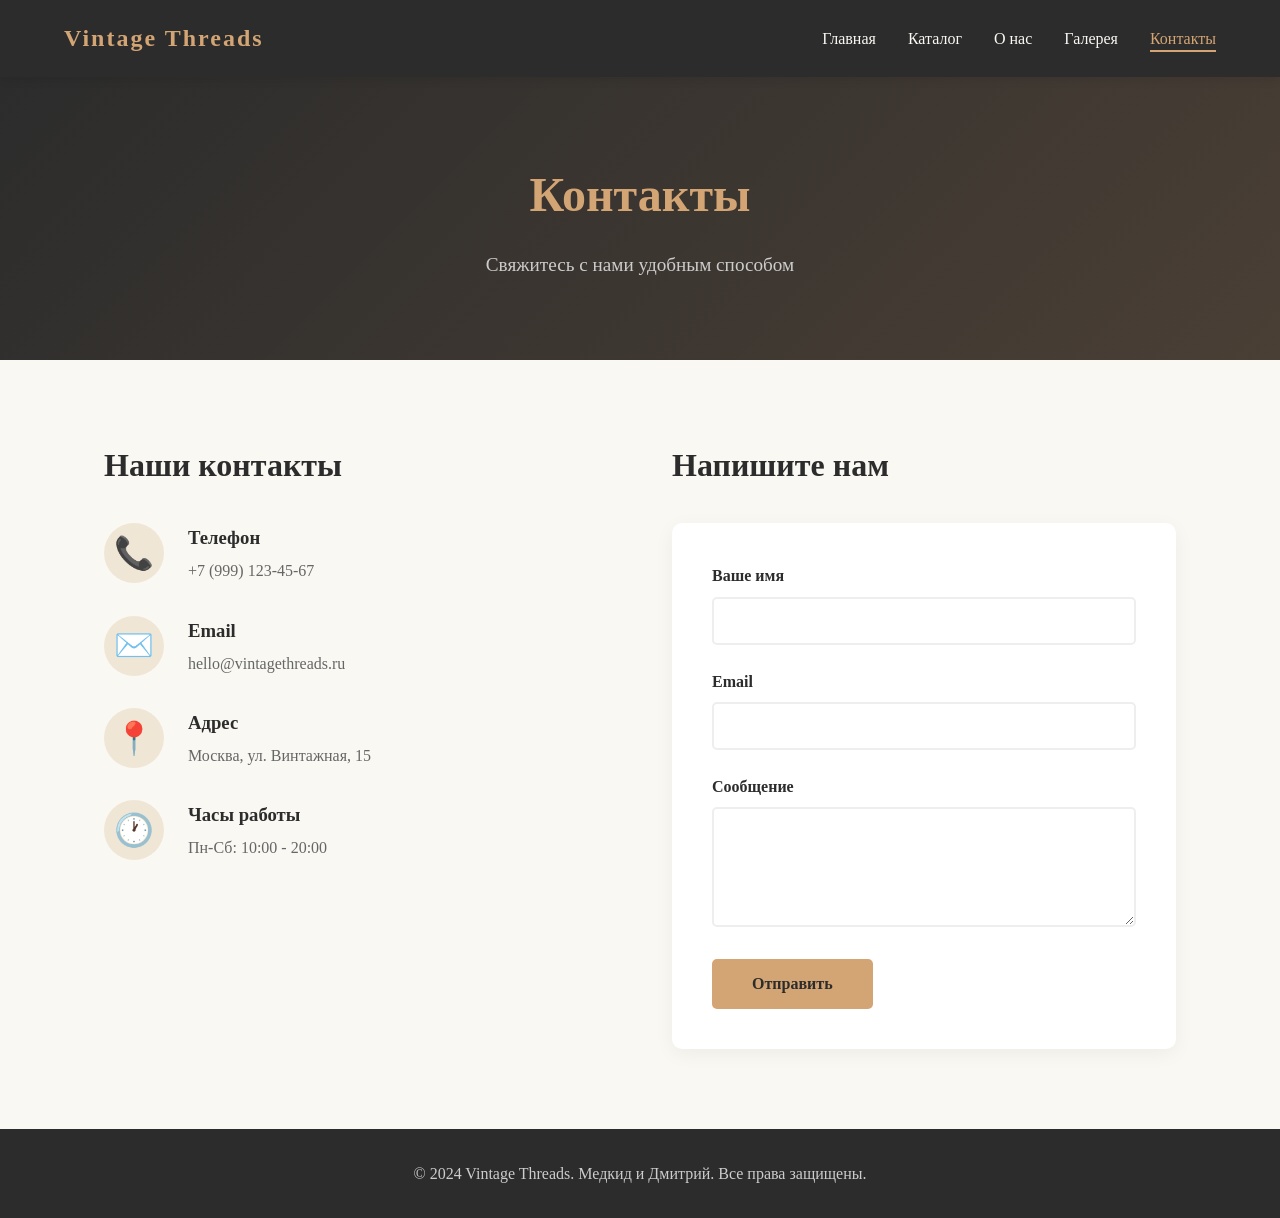
<file: contact.html>
<!DOCTYPE html>
<html lang="ru">
<head>
    <meta charset="UTF-8">
    <meta name="viewport" content="width=device-width, initial-scale=1.0">
    <title>Контакты - Vintage Threads</title>
    <link rel="stylesheet" href="style.css">
</head>
<body>
    <nav class="navbar">
        <div class="logo">Vintage Threads</div>
        <ul class="nav-links">
            <li><a href="index.html">Главная</a></li>
            <li><a href="catalog.html">Каталог</a></li>
            <li><a href="about.html">О нас</a></li>
            <li><a href="gallery.html">Галерея</a></li>
            <li><a href="contact.html" class="active">Контакты</a></li>
        </ul>
        <div class="burger">
            <span></span><span></span><span></span>
        </div>
    </nav>

    <section class="page-header">
        <h1>Контакты</h1>
        <p>Свяжитесь с нами удобным способом</p>
    </section>

    <section class="contact-section">
        <div class="contact-info">
            <h2>Наши контакты</h2>
            <div class="contact-item">
                <span class="contact-icon">📞</span>
                <div>
                    <h3>Телефон</h3>
                    <p>+7 (999) 123-45-67</p>
                </div>
            </div>
            <div class="contact-item">
                <span class="contact-icon">✉️</span>
                <div>
                    <h3>Email</h3>
                    <p>hello@vintagethreads.ru</p>
                </div>
            </div>
            <div class="contact-item">
                <span class="contact-icon">📍</span>
                <div>
                    <h3>Адрес</h3>
                    <p>Москва, ул. Винтажная, 15</p>
                </div>
            </div>
            <div class="contact-item">
                <span class="contact-icon">🕐</span>
                <div>
                    <h3>Часы работы</h3>
                    <p>Пн-Сб: 10:00 - 20:00</p>
                </div>
            </div>
        </div>

        <div class="contact-form-wrapper">
            <h2>Напишите нам</h2>
            <form class="contact-form" id="contactForm">
                <div class="form-group">
                    <label for="name">Ваше имя</label>
                    <input type="text" id="name" name="name" required>
                </div>
                <div class="form-group">
                    <label for="email">Email</label>
                    <input type="email" id="email" name="email" required>
                </div>
                <div class="form-group">
                    <label for="message">Сообщение</label>
                    <textarea id="message" name="message" rows="5" required></textarea>
                </div>
                <button type="submit" class="btn btn-primary">Отправить</button>
            </form>
        </div>
    </section>

    <footer>
        <p>© 2024 Vintage Threads. Медкид и Дмитрий. Все права защищены.</p>
    </footer>

    <script src="script.js"></script>
</body>
</html>
</file>
<file: style.css>
* {
    margin: 0;
    padding: 0;
    box-sizing: border-box;
}

body {
    font-family: 'Georgia', serif;
    line-height: 1.6;
    color: #2c2c2c;
    background-color: #faf8f3;
}

/* Navbar */
.navbar {
    display: flex;
    justify-content: space-between;
    align-items: center;
    padding: 1.2rem 5%;
    background-color: #2c2c2c;
    position: sticky;
    top: 0;
    z-index: 1000;
    box-shadow: 0 2px 10px rgba(0,0,0,0.1);
}

.logo {
    color: #d4a574;
    font-size: 1.5rem;
    font-weight: bold;
    letter-spacing: 2px;
}

.nav-links {
    display: flex;
    list-style: none;
    gap: 2rem;
}

.nav-links a {
    color: #faf8f3;
    text-decoration: none;
    transition: color 0.3s;
    position: relative;
}

.nav-links a::after {
    content: '';
    position: absolute;
    bottom: -5px;
    left: 0;
    width: 0;
    height: 2px;
    background-color: #d4a574;
    transition: width 0.3s;
}

.nav-links a:hover::after,
.nav-links a.active::after {
    width: 100%;
}

.nav-links a:hover,
.nav-links a.active {
    color: #d4a574;
}

.burger {
    display: none;
    flex-direction: column;
    cursor: pointer;
    gap: 5px;
}

.burger span {
    width: 25px;
    height: 3px;
    background-color: #faf8f3;
    transition: 0.3s;
}

/* Hero */
.hero {
    display: flex;
    align-items: center;
    justify-content: space-between;
    padding: 5rem 5%;
    gap: 3rem;
    min-height: 80vh;
    background: linear-gradient(135deg, #faf8f3 0%, #f0e6d6 100%);
}

.hero-content {
    flex: 1;
}

.hero-content h1 {
    font-size: 3.5rem;
    margin-bottom: 1.5rem;
    color: #2c2c2c;
    line-height: 1.2;
}

.hero-content p {
    font-size: 1.2rem;
    margin-bottom: 2rem;
    color: #666;
}

.hero-image {
    flex: 1;
    text-align: center;
}

.hero-image img {
    max-width: 100%;
    border-radius: 10px;
    box-shadow: 20px 20px 0 #d4a574;
    transition: transform 0.3s;
}

.hero-image img:hover {
    transform: translate(-10px, -10px);
    box-shadow: 30px 30px 0 #d4a574;
}

/* Buttons */
.btn {
    display: inline-block;
    padding: 1rem 2.5rem;
    text-decoration: none;
    border-radius: 5px;
    transition: all 0.3s;
    font-weight: bold;
    border: none;
    cursor: pointer;
    font-family: inherit;
    font-size: 1rem;
}

.btn-primary {
    background-color: #d4a574;
    color: #2c2c2c;
}

.btn-primary:hover {
    background-color: #b8885a;
    transform: translateY(-3px);
    box-shadow: 0 10px 20px rgba(0,0,0,0.2);
}

.btn-secondary {
    background-color: transparent;
    color: #faf8f3;
    border: 2px solid #d4a574;
}

.btn-secondary:hover {
    background-color: #d4a574;
    color: #2c2c2c;
}

.btn-small {
    background-color: #2c2c2c;
    color: #faf8f3;
    padding: 0.6rem 1.5rem;
    border: none;
    border-radius: 5px;
    cursor: pointer;
    transition: background-color 0.3s;
    font-family: inherit;
}

.btn-small:hover {
    background-color: #d4a574;
    color: #2c2c2c;
}

/* Animations */
@keyframes fadeInUp {
    from {
        opacity: 0;
        transform: translateY(30px);
    }
    to {
        opacity: 1;
        transform: translateY(0);
    }
}

.fade-in {
    animation: fadeInUp 0.8s ease forwards;
}

.fade-in-delay {
    opacity: 0;
    animation: fadeInUp 0.8s ease 0.3s forwards;
}

.fade-in-delay2 {
    opacity: 0;
    animation: fadeInUp 0.8s ease 0.6s forwards;
}

/* Features */
.features {
    padding: 5rem 5%;
    background-color: #faf8f3;
}

.section-title {
    text-align: center;
    font-size: 2.5rem;
    margin-bottom: 3rem;
    color: #2c2c2c;
    position: relative;
    padding-bottom: 1rem;
}

.section-title::after {
    content: '';
    position: absolute;
    bottom: 0;
    left: 50%;
    transform: translateX(-50%);
    width: 80px;
    height: 3px;
    background-color: #d4a574;
}

.features-grid {
    display: grid;
    grid-template-columns: repeat(auto-fit, minmax(250px, 1fr));
    gap: 2rem;
    max-width: 1200px;
    margin: 0 auto;
}

.feature-card {
    background-color: #fff;
    padding: 2.5rem 2rem;
    border-radius: 10px;
    text-align: center;
    transition: transform 0.3s, box-shadow 0.3s;
    border-top: 4px solid #d4a574;
}

.feature-card:hover {
    transform: translateY(-10px);
    box-shadow: 0 15px 30px rgba(0,0,0,0.1);
}

.feature-icon {
    font-size: 3rem;
    margin-bottom: 1rem;
}

.feature-card h3 {
    margin-bottom: 1rem;
    color: #2c2c2c;
    font-size: 1.4rem;
}

.feature-card p {
    color: #666;
}

/* CTA */
.cta-section {
    background-color: #2c2c2c;
    color: #faf8f3;
    text-align: center;
    padding: 5rem 5%;
}

.cta-section h2 {
    font-size: 2.5rem;
    margin-bottom: 1rem;
}

.cta-section p {
    font-size: 1.2rem;
    margin-bottom: 2rem;
    color: #ccc;
}

/* Page Header */
.page-header {
    background: linear-gradient(135deg, #2c2c2c 0%, #4a3f35 100%);
    color: #faf8f3;
    text-align: center;
    padding: 5rem 5%;
}

.page-header h1 {
    font-size: 3rem;
    margin-bottom: 1rem;
    color: #d4a574;
}

.page-header p {
    font-size: 1.2rem;
    color: #ccc;
}

/* Catalog */
.catalog {
    padding: 4rem 5%;
}

.filter-buttons {
    display: flex;
    justify-content: center;
    gap: 1rem;
    margin-bottom: 3rem;
    flex-wrap: wrap;
}

.filter-btn {
    padding: 0.7rem 1.8rem;
    border: 2px solid #d4a574;
    background-color: transparent;
    color: #2c2c2c;
    border-radius: 30px;
    cursor: pointer;
    transition: all 0.3s;
    font-family: inherit;
    font-size: 1rem;
}

.filter-btn:hover,
.filter-btn.active {
    background-color: #d4a574;
    color: #2c2c2c;
}

.products-grid {
    display: grid;
    grid-template-columns: repeat(auto-fill, minmax(260px, 1fr));
    gap: 2rem;
    max-width: 1200px;
    margin: 0 auto;
}

.product-card {
    background-color: #fff;
    border-radius: 10px;
    overflow: hidden;
    transition: transform 0.3s, box-shadow 0.3s;
    display: flex;
    flex-direction: column;
    border: 1px solid #eee;
}

.product-card:hover {
    transform: translateY(-5px);
    box-shadow: 0 15px 30px rgba(0,0,0,0.15);
}

.product-card img {
    width: 100%;
    height: 300px;
    object-fit: cover;
    transition: transform 0.5s;
}

.product-card:hover img {
    transform: scale(1.05);
}

.product-card h3 {
    padding: 1rem 1rem 0.5rem;
    color: #2c2c2c;
}

.product-card .price {
    padding: 0 1rem;
    color: #d4a574;
    font-weight: bold;
    font-size: 1.2rem;
    margin-bottom: 1rem;
}

.product-card .btn-small {
    margin: 0 1rem 1rem;
    align-self: flex-start;
}

.product-card.hidden {
    display: none;
}

/* About */
.about-content {
    display: flex;
    gap: 4rem;
    padding: 5rem 5%;
    align-items: center;
}

.about-text {
    flex: 1;
}

.about-text h2 {
    font-size: 2rem;
    margin: 1.5rem 0 1rem;
    color: #2c2c2c;
}

.about-text h2:first-child {
    margin-top: 0;
}

.about-text p {
    color: #666;
    margin-bottom: 1rem;
    font-size: 1.1rem;
}

.about-image {
    flex: 1;
}

.about-image img {
    width: 100%;
    border-radius: 10px;
    box-shadow: 15px 15px 0 #d4a574;
}

.team {
    padding: 5rem 5%;
    background-color: #f0e6d6;
}

.team-grid {
    display: flex;
    justify-content: center;
    gap: 3rem;
    flex-wrap: wrap;
}

.team-card {
    background-color: #fff;
    padding: 2.5rem;
    border-radius: 10px;
    text-align: center;
    min-width: 250px;
    transition: transform 0.3s;
}

.team-card:hover {
    transform: translateY(-10px);
}

.team-avatar {
    width: 100px;
    height: 100px;
    border-radius: 50%;
    background-color: #d4a574;
    color: #fff;
    font-size: 3rem;
    display: flex;
    align-items: center;
    justify-content: center;
    margin: 0 auto 1rem;
    font-weight: bold;
}

.team-card h3 {
    color: #2c2c2c;
    margin-bottom: 0.5rem;
}

.team-card p {
    color: #666;
}

/* Gallery */
.gallery {
    padding: 4rem 5%;
}

.gallery-grid {
    display: grid;
    grid-template-columns: repeat(auto-fit, minmax(280px, 1fr));
    gap: 1.5rem;
    max-width: 1200px;
    margin: 0 auto;
}

.gallery-item {
    overflow: hidden;
    border-radius: 10px;
    cursor: pointer;
    position: relative;
}

.gallery-item::after {
    content: '🔍';
    position: absolute;
    top: 50%;
    left: 50%;
    transform: translate(-50%, -50%) scale(0);
    font-size: 2rem;
    transition: transform 0.3s;
    background-color: rgba(255,255,255,0.8);
    width: 60px;
    height: 60px;
    border-radius: 50%;
    display: flex;
    align-items: center;
    justify-content: center;
}

.gallery-item:hover::after {
    transform: translate(-50%, -50%) scale(1);
}

.gallery-item img {
    width: 100%;
    height: 300px;
    object-fit: cover;
    transition: transform 0.5s;
}

.gallery-item:hover img {
    transform: scale(1.1);
}

/* Lightbox */
.lightbox {
    display: none;
    position: fixed;
    top: 0;
    left: 0;
    width: 100%;
    height: 100%;
    background-color: rgba(0,0,0,0.9);
    z-index: 2000;
    justify-content: center;
    align-items: center;
}

.lightbox.active {
    display: flex;
}

.lightbox img {
    max-width: 90%;
    max-height: 90%;
    border-radius: 10px;
    animation: zoomIn 0.3s ease;
}

@keyframes zoomIn {
    from { transform: scale(0.5); opacity: 0; }
    to { transform: scale(1); opacity: 1; }
}

.close {
    position: absolute;
    top: 20px;
    right: 40px;
    font-size: 3rem;
    color: #fff;
    cursor: pointer;
    transition: color 0.3s;
}

.close:hover {
    color: #d4a574;
}

/* Contact */
.contact-section {
    display: grid;
    grid-template-columns: 1fr 1fr;
    gap: 4rem;
    padding: 5rem 5%;
    max-width: 1200px;
    margin: 0 auto;
}

.contact-info h2,
.contact-form-wrapper h2 {
    font-size: 2rem;
    margin-bottom: 2rem;
    color: #2c2c2c;
}

.contact-item {
    display: flex;
    gap: 1.5rem;
    margin-bottom: 2rem;
    align-items: flex-start;
}

.contact-icon {
    font-size: 2rem;
    background-color: #f0e6d6;
    width: 60px;
    height: 60px;
    border-radius: 50%;
    display: flex;
    align-items: center;
    justify-content: center;
    flex-shrink: 0;
}

.contact-item h3 {
    margin-bottom: 0.3rem;
    color: #2c2c2c;
}

.contact-item p {
    color: #666;
}

.contact-form {
    background-color: #fff;
    padding: 2.5rem;
    border-radius: 10px;
    box-shadow: 0 5px 20px rgba(0,0,0,0.05);
}

.form-group {
    margin-bottom: 1.5rem;
}

.form-group label {
    display: block;
    margin-bottom: 0.5rem;
    color: #2c2c2c;
    font-weight: bold;
}

.form-group input,
.form-group textarea {
    width: 100%;
    padding: 0.8rem;
    border: 2px solid #eee;
    border-radius: 5px;
    font-family: inherit;
    font-size: 1rem;
    transition: border-color 0.3s;
}

.form-group input:focus,
.form-group textarea:focus {
    outline: none;
    border-color: #d4a574;
}

/* Footer */
footer {
    background-color: #2c2c2c;
    color: #ccc;
    text-align: center;
    padding: 2rem 5%;
}

/* Mobile menu */
@media (max-width: 768px) {
    .burger {
        display: flex;
    }

    .nav-links {
        position: fixed;
        top: 70px;
        right: -100%;
        flex-direction: column;
        background-color: #2c2c2c;
        width: 100%;
        padding: 2rem;
        transition: right 0.3s;
        gap: 1.5rem;
    }

    .nav-links.active {
        right: 0;
    }

    .hero {
        flex-direction: column;
        padding: 3rem 5%;
    }

    .hero-content h1 {
        font-size: 2.2rem;
    }

    .hero-image img {
        box-shadow: 10px 10px 0 #d4a574;
    }

    .about-content {
        flex-direction: column;
    }

    .contact-section {
        grid-template-columns: 1fr;
        gap: 2rem;
    }

    .page-header h1 {
        font-size: 2.2rem;
    }

    .section-title {
        font-size: 1.8rem;
    }
}
</file>
